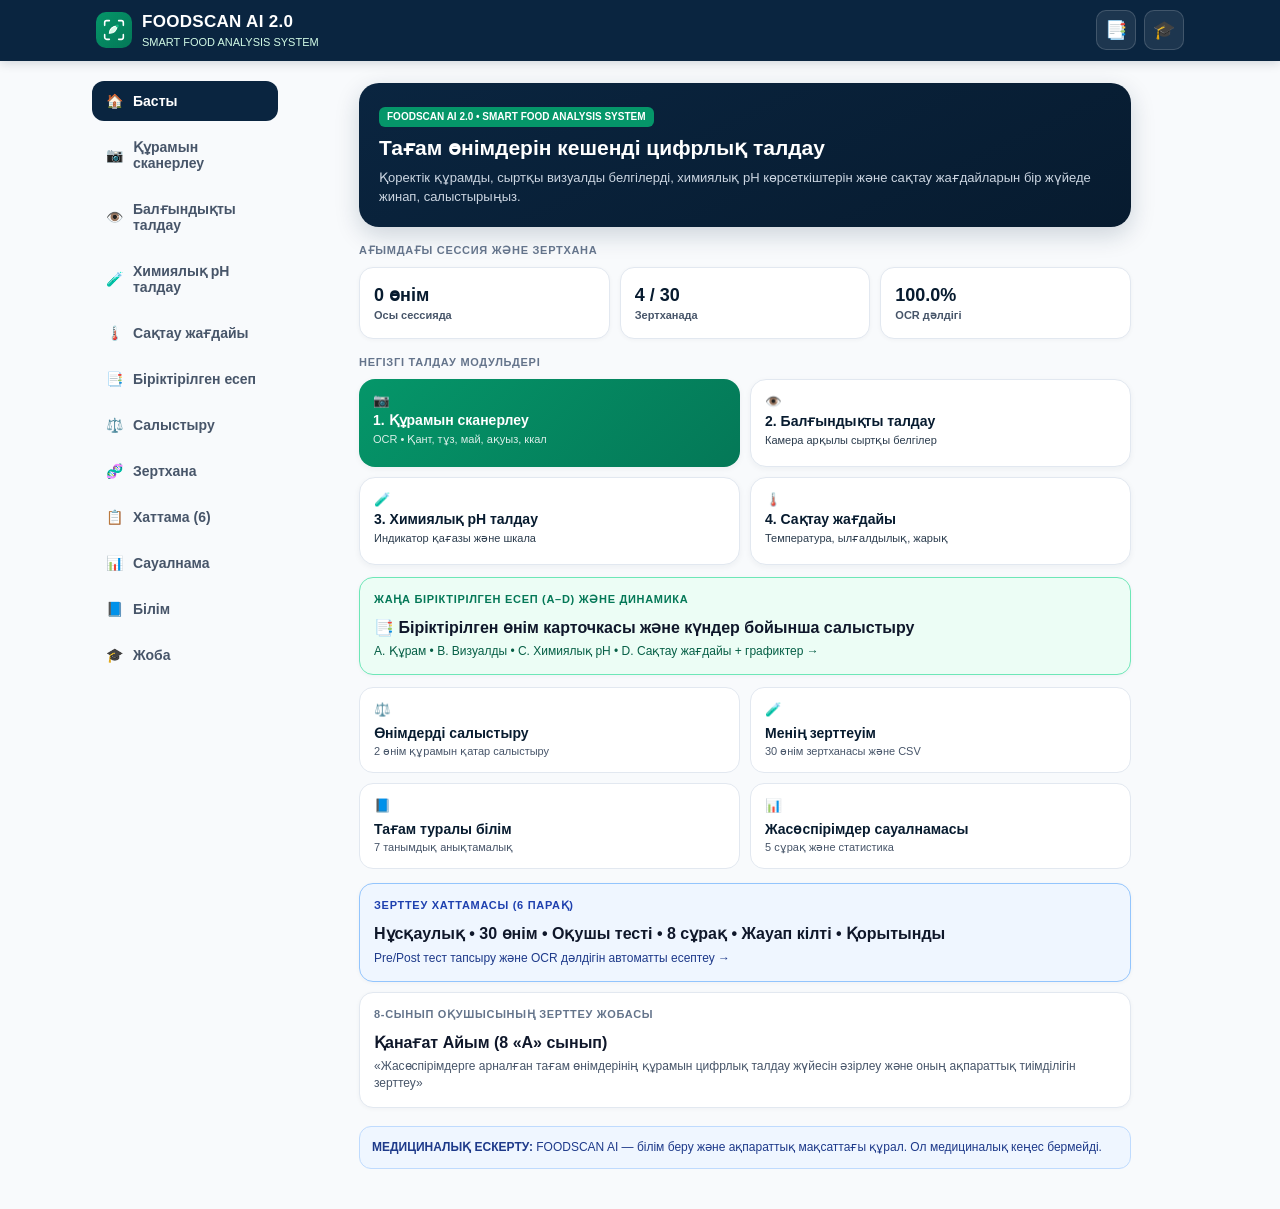
<file: pwa/index.html>
<!DOCTYPE html>
<html lang="kk">
<head>
  <meta charset="UTF-8" />
  <meta name="viewport" content="width=device-width, initial-scale=1.0, maximum-scale=5.0, viewport-fit=cover" />
  <meta name="theme-color" content="#0A2540" />
  <meta name="description" content="FOODSCAN AI — Жасөспірімдерге арналған тағам өнімдерінің құрамын цифрлық талдау жүйесі." />

  <!-- iPhone / iPad Safari PWA Meta Tags -->
  <meta name="apple-mobile-web-app-capable" content="yes" />
  <meta name="apple-mobile-web-app-status-bar-style" content="black-translucent" />
  <meta name="apple-mobile-web-app-title" content="FOODSCAN AI 2.0" />
  <meta name="format-detection" content="telephone=no" />
  <link rel="apple-touch-icon" sizes="180x180" href="icons/apple-touch-icon.png" />

  <!-- Standard PWA Manifest & Icons -->
  <link rel="manifest" href="manifest.json" />
  <link rel="icon" type="image/png" sizes="192x192" href="icons/icon-192.png" />
  <link rel="icon" type="image/png" sizes="512x512" href="icons/icon-512.png" />

  <title>FOODSCAN AI 2.0 — SMART FOOD ANALYSIS SYSTEM</title>
  <link rel="stylesheet" href="styles.css" />
</head>
<body>
  <div class="app-shell">
    <!-- Top App Bar -->
    <header class="top-bar">
      <div class="top-bar-inner">
        <div class="brand-row" onclick="navigateTo('dashboard')">
          <div class="logo-badge" aria-hidden="true">
            <svg viewBox="0 0 36 36" width="24" height="24" fill="none">
              <path d="M4 11V7a3 3 0 0 1 3-3h4M25 4h4a3 3 0 0 1 3 3v4M32 25v4a3 3 0 0 1-3 3h-4M11 32H7a3 3 0 0 1-3-3v-4" stroke="#FFFFFF" stroke-width="2.4" stroke-linecap="round"/>
              <path d="M11 23c0-6.5 4.8-11 12-11-1 6.5-5.5 11-12 11Z" fill="#D1FAE5" stroke="#FFFFFF" stroke-width="1.6"/>
              <circle cx="23" cy="12" r="2.2" fill="#10B981"/>
            </svg>
          </div>
          <div>
            <div class="brand-title">FOODSCAN AI 2.0</div>
            <div class="brand-slogan">SMART FOOD ANALYSIS SYSTEM</div>
          </div>
        </div>

        <div class="top-actions">
          <button id="install-pwa-btn" class="icon-pill-btn hidden" onclick="handleInstallClick()" title="Басты экранға орнату">
            <span>Орнату</span>
          </button>
          <button class="icon-btn" onclick="navigateTo('unified')" title="Біріктірілген есеп (A–D)" aria-label="Біріктірілген есеп">
            📑
          </button>
          <button class="icon-btn" onclick="navigateTo('about')" title="Зерттеу жобасы туралы" aria-label="Зерттеу жобасы туралы">
            🎓
          </button>
        </div>
      </div>
    </header>

    <!-- Desktop / Tablet Side Rail + Main Content -->
    <div class="layout-frame">
      <aside class="side-rail" aria-label="Негізгі мәзір">
        <button class="rail-btn active" data-screen="dashboard" onclick="navigateTo('dashboard')">🏠 <span>Басты</span></button>
        <button class="rail-btn" data-screen="scanner" onclick="navigateTo('scanner')">📷 <span>Құрамын сканерлеу</span></button>
        <button class="rail-btn" data-screen="freshness" onclick="navigateTo('freshness')">👁️ <span>Балғындықты талдау</span></button>
        <button class="rail-btn" data-screen="chemical" onclick="navigateTo('chemical')">🧪 <span>Химиялық pH талдау</span></button>
        <button class="rail-btn" data-screen="storage" onclick="navigateTo('storage')">🌡️ <span>Сақтау жағдайы</span></button>
        <button class="rail-btn" data-screen="unified" onclick="navigateTo('unified')">📑 <span>Біріктірілген есеп</span></button>
        <button class="rail-btn" data-screen="comparison" onclick="navigateTo('comparison')">⚖️ <span>Салыстыру</span></button>
        <button class="rail-btn" data-screen="research" onclick="navigateTo('research')">🧬 <span>Зертхана</span></button>
        <button class="rail-btn" data-screen="protocol" onclick="navigateTo('protocol')">📋 <span>Хаттама (6)</span></button>
        <button class="rail-btn" data-screen="survey" onclick="navigateTo('survey')">📊 <span>Сауалнама</span></button>
        <button class="rail-btn" data-screen="education" onclick="navigateTo('education')">📘 <span>Білім</span></button>
        <button class="rail-btn" data-screen="about" onclick="navigateTo('about')">🎓 <span>Жоба</span></button>
      </aside>

      <main class="main-shell" style="flex:1; width:100%;">
        <div id="offline-banner" class="offline-banner hidden" role="status" aria-live="polite">
          <span>📴 Офлайн режим — FOODSCAN AI кэштелген. Сақталған зерттеулер мен білім базасын қарау қолжетімді.</span>
        </div>
        <div id="app-content" class="main-content" role="main"></div>
      </main>
    </div>

    <!-- Mobile Bottom Navigation (iPhone Safari & Android Chrome) -->
    <nav class="bottom-nav" aria-label="Төменгі навигация">
      <button class="nav-btn active" data-screen="dashboard" onclick="navigateTo('dashboard')">
        <span class="nav-icon">🏠</span>
        <span class="nav-label">Басты</span>
      </button>
      <button class="nav-btn" data-screen="scanner" onclick="navigateTo('scanner')">
        <span class="nav-icon">📷</span>
        <span class="nav-label">Сканер</span>
      </button>
      <button class="nav-btn" data-screen="comparison" onclick="navigateTo('comparison')">
        <span class="nav-icon">⚖️</span>
        <span class="nav-label">Салыстыру</span>
      </button>
      <button class="nav-btn" data-screen="research" onclick="navigateTo('research')">
        <span class="nav-icon">🧪</span>
        <span class="nav-label">Зертхана</span>
      </button>
      <button class="nav-btn" data-screen="education" onclick="navigateTo('education')">
        <span class="nav-icon">📘</span>
        <span class="nav-label">Білім</span>
      </button>
    </nav>
  </div>

  <!-- iOS Safari Install Guide Modal -->
  <div id="ios-install-modal" class="modal hidden" role="dialog" aria-modal="true">
    <div class="modal-card">
      <h3>iPhone (Safari) басты экранына қосу</h3>
      <p>FOODSCAN AI қосымшасын iPhone-да толық экранды режимде орнату үшін:</p>
      <ol class="guide-list">
        <li>Safari браузерінің төменгі жағындағы <strong>«Бөлісу» (Share ⬆️)</strong> батырмасын басыңыз.</li>
        <li>Тізімнен <strong>«Басты экранға қосу» (Add to Home Screen)</strong> тармағын таңдаңыз.</li>
        <li>Оң жақ жоғарғы бұрыштағы <strong>«Қосу» (Add)</strong> түймесін басыңыз.</li>
      </ol>
      <button class="btn-primary full-width" onclick="closeIosModal()">Түсінікті</button>
    </div>
  </div>

  <!-- Live Camera Modal (Mobile & Desktop Browser Permission Flow) -->
  <div id="live-camera-modal" class="modal hidden" role="dialog" aria-modal="true">
    <div class="modal-card">
      <h3 style="margin-top:0;">Камерамен түсіру</h3>
      <div class="camera-viewport" style="background:#000; border-radius:12px; overflow:hidden; margin-bottom:10px; min-height:200px; display:flex; align-items:center; justify-content:center;">
        <video id="live-camera-video" playsinline autoplay muted style="width:100%; max-height:300px; object-fit:cover;"></video>
        <div id="live-camera-reticle" class="camera-reticle" aria-hidden="true"></div>
      </div>
      <div id="live-camera-error" class="warning-box hidden"></div>
      <div class="btn-grid-2">
        <button class="btn-primary" onclick="captureLiveCameraFrame()">📸 Суретке түсіру</button>
        <button class="btn-outline" onclick="closeLiveCameraModal()">Жабу</button>
      </div>
    </div>
  </div>

  <script src="modules20.js"></script>
  <script src="app.js"></script>
</body>
</html>
</file>
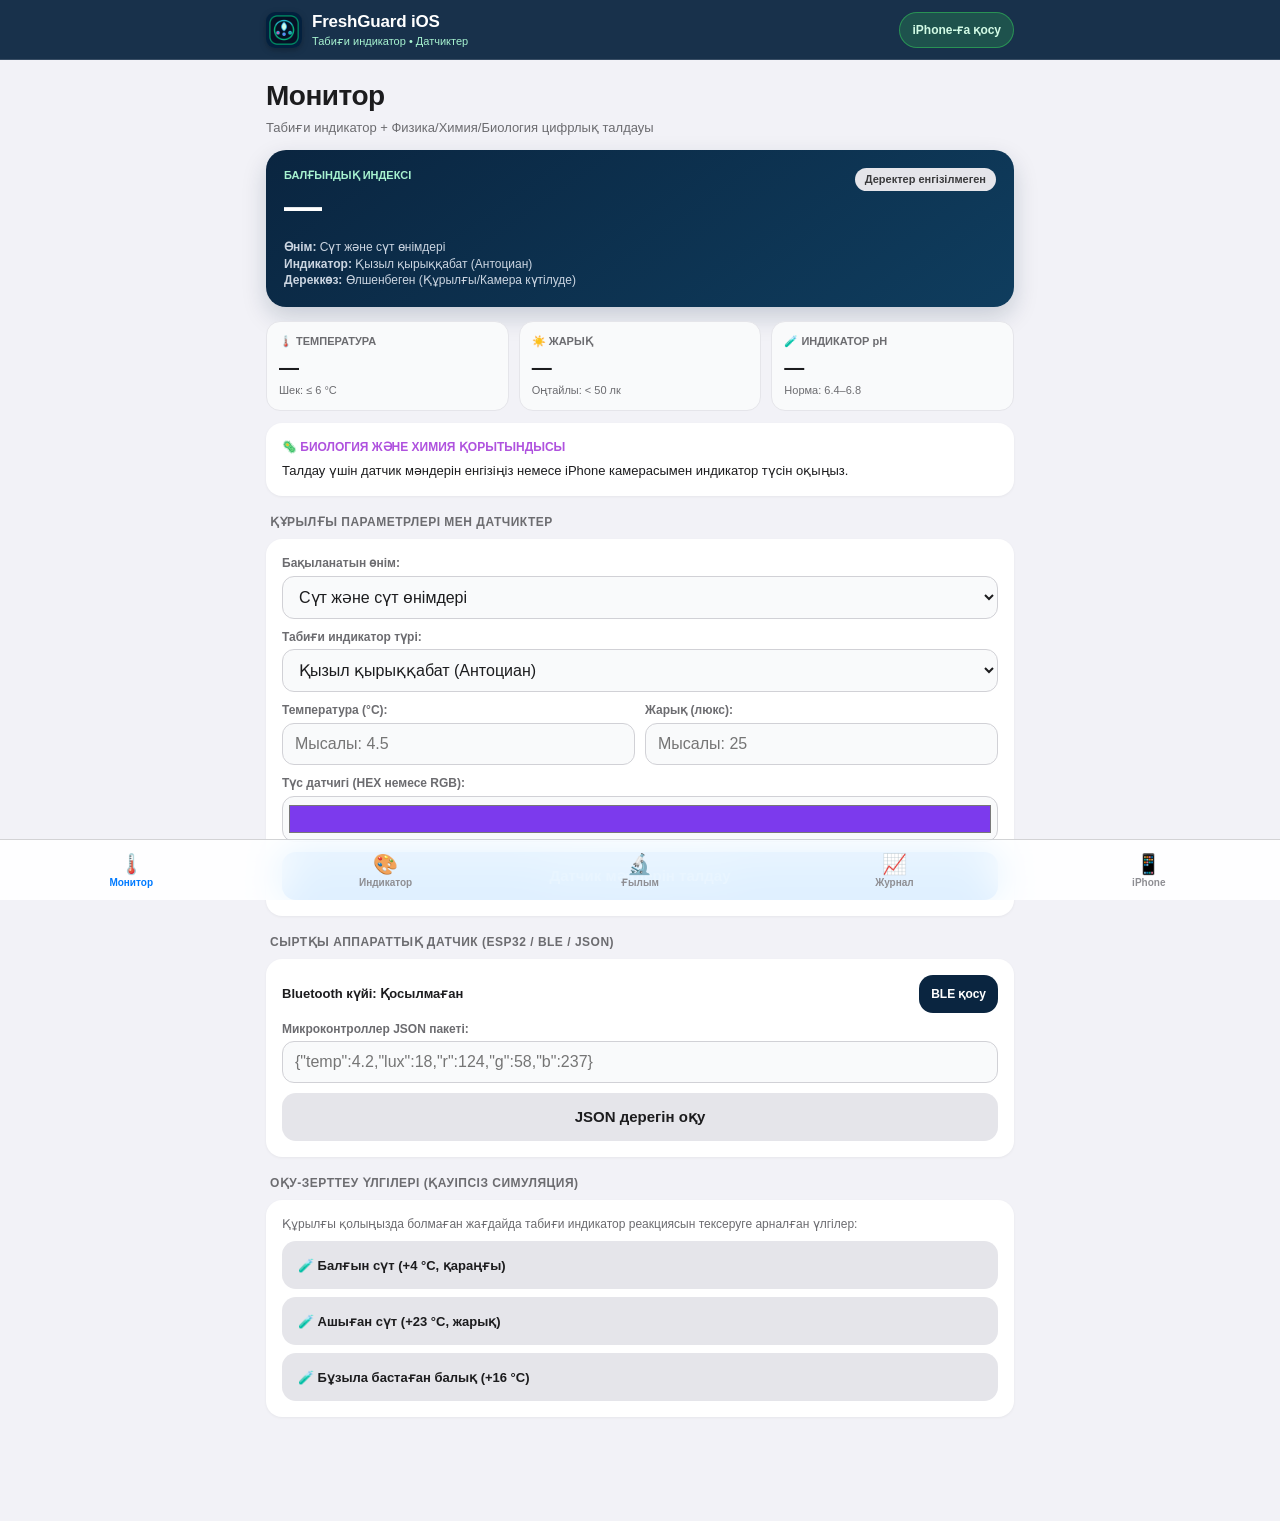
<file: pwa/freshness/index.html>
<!DOCTYPE html>
<html lang="kk">
<head>
  <meta charset="UTF-8" />
  <meta name="viewport" content="width=device-width, initial-scale=1.0, maximum-scale=5.0, viewport-fit=cover" />
  <meta name="theme-color" content="#0A2540" />
  <meta name="description" content="FreshGuard iOS — Табиғи индикатор түсінің өзгеруін цифрлық датчиктермен байланыстырып, тағам балғындығын бақылайтын iPhone қосымшасы." />

  <!-- iPhone / iPad Safari Native Web App Meta Tags -->
  <meta name="apple-mobile-web-app-capable" content="yes" />
  <meta name="apple-mobile-web-app-status-bar-style" content="black-translucent" />
  <meta name="apple-mobile-web-app-title" content="FreshGuard" />
  <meta name="format-detection" content="telephone=no" />
  <link rel="apple-touch-icon" sizes="180x180" href="icons/apple-touch-icon.png" />

  <link rel="manifest" href="manifest.json" />
  <link rel="icon" type="image/png" sizes="192x192" href="icons/icon-192.png" />
  <link rel="icon" type="image/png" sizes="512x512" href="icons/icon-512.png" />

  <title>FreshGuard iOS — Тағам балғындығын бақылау</title>
  <link rel="stylesheet" href="styles.css" />
</head>
<body>
  <div class="ios-shell">
    <!-- iOS Translucent Navigation Bar -->
    <header class="ios-navbar">
      <div class="ios-navbar-inner">
        <div class="brand-group" onclick="setTab('monitor')">
          <img src="icons/apple-touch-icon.png" alt="FreshGuard" class="ios-app-icon" />
          <div>
            <div class="ios-nav-title">FreshGuard iOS</div>
            <div class="ios-nav-subtitle">Табиғи индикатор • Датчиктер</div>
          </div>
        </div>
        <button id="ios-install-pill" class="ios-pill-btn" onclick="openInstallSheet()">
          iPhone-ға қосу
        </button>
      </div>
    </header>

    <!-- Offline Status Banner -->
    <div id="offline-banner" class="ios-offline-banner hidden" role="status">
      📴 Офлайн режим — iPhone кэші белсенді. Сақталған датчик журналы мен ғылым бөлімі қолжетімді.
    </div>

    <!-- Main Scrollable Viewport -->
    <main id="ios-content" class="ios-content" role="main"></main>

    <!-- iOS Frosted Tab Bar -->
    <nav class="ios-tabbar" aria-label="iPhone мәзірі">
      <button class="tab-item active" data-tab="monitor" onclick="setTab('monitor')">
        <span class="tab-ico">🌡️</span>
        <span class="tab-txt">Монитор</span>
      </button>
      <button class="tab-item" data-tab="indicator" onclick="setTab('indicator')">
        <span class="tab-ico">🎨</span>
        <span class="tab-txt">Индикатор</span>
      </button>
      <button class="tab-item" data-tab="science" onclick="setTab('science')">
        <span class="tab-ico">🔬</span>
        <span class="tab-txt">Ғылым</span>
      </button>
      <button class="tab-item" data-tab="history" onclick="setTab('history')">
        <span class="tab-ico">📈</span>
        <span class="tab-txt">Журнал</span>
      </button>
      <button class="tab-item" data-tab="iphone" onclick="setTab('iphone')">
        <span class="tab-ico">📱</span>
        <span class="tab-txt">iPhone</span>
      </button>
    </nav>
  </div>

  <!-- iPhone Safari Add-to-Home-Screen Sheet -->
  <div id="ios-sheet-backdrop" class="ios-sheet-backdrop hidden" onclick="closeInstallSheet()">
    <div class="ios-sheet" onclick="event.stopPropagation()">
      <div class="sheet-handle"></div>
      <h3>iPhone басты экранына орнату</h3>
      <p class="sheet-desc">Қосымшаны iPhone-да App Store-сыз жеке толық экранды iOS қосымшасы ретінде іске қосу:</p>
      <ol class="sheet-steps">
        <li>Осы бетті iPhone-дағы <strong>Safari</strong> браузерімен ашыңыз.</li>
        <li>Төменгі панельдегі <strong>«Бөлісу» (Share ⬆️)</strong> белгішесін басыңыз.</li>
        <li>Тізімнен <strong>«Басты экранға қосу» (Add to Home Screen)</strong> тармағын таңдаңыз.</li>
        <li>Жоғарғы оң бұрыштағы <strong>«Қосу» (Add)</strong> түймесін басыңыз.</li>
      </ol>
      <button class="ios-btn ios-btn-blue full-width" onclick="closeInstallSheet()">Түсінікті</button>
    </div>
  </div>

  <script src="app.js"></script>
</body>
</html>
</file>
<file: pwa/styles.css>
:root {
  --navy-primary: #0A2540;
  --navy-dark: #071B2F;
  --navy-light: #16375A;
  --green: #059669;
  --green-light: #10B981;
  --green-muted: #D1FAE5;
  --green-dark: #047857;
  --cyan: #0284C7;
  --amber: #D97706;
  --amber-bg: #FEF3C7;
  --pink: #EC4899;
  --purple: #8B5CF6;
  --bg: #F8FAFC;
  --surface: #FFFFFF;
  --border: #E2E8F0;
  --text-main: #0F172A;
  --text-sec: #475569;
  --text-muted: #94A3B8;
  --safe-top: env(safe-area-inset-top, 0px);
  --safe-bottom: env(safe-area-inset-bottom, 0px);
}

* {
  box-sizing: border-box;
  -webkit-tap-highlight-color: transparent;
}

html, body {
  margin: 0;
  padding: 0;
  background: var(--bg);
  color: var(--text-main);
  font-family: -apple-system, BlinkMacSystemFont, "SF Pro Text", "Segoe UI", Roboto, sans-serif;
  line-height: 1.45;
  overscroll-behavior-y: contain;
}

.app-shell {
  min-height: 100dvh;
  display: flex;
  flex-direction: column;
}

/* Top Bar with iOS notch safe-area support */
.top-bar {
  position: sticky;
  top: 0;
  z-index: 40;
  background: var(--navy-primary);
  color: #fff;
  padding-top: var(--safe-top);
  box-shadow: 0 2px 10px rgba(7, 27, 47, 0.16);
}

.top-bar-inner {
  max-width: 1120px;
  margin: 0 auto;
  padding: 10px 16px;
  display: flex;
  align-items: center;
  justify-content: space-between;
  gap: 12px;
}

.brand-row {
  display: flex;
  align-items: center;
  gap: 10px;
  cursor: pointer;
}

.logo-badge {
  width: 36px;
  height: 36px;
  border-radius: 10px;
  background: linear-gradient(135deg, var(--green), var(--green-dark));
  display: grid;
  place-items: center;
  flex-shrink: 0;
}

.brand-title {
  font-size: 17px;
  font-weight: 800;
  letter-spacing: 0.3px;
}

.brand-slogan {
  font-size: 11px;
  color: var(--green-muted);
}

.top-actions {
  display: flex;
  align-items: center;
  gap: 8px;
}

.icon-btn {
  width: 40px;
  height: 40px;
  border-radius: 10px;
  border: 1px solid rgba(255, 255, 255, 0.16);
  background: rgba(255, 255, 255, 0.08);
  color: #fff;
  font-size: 18px;
  cursor: pointer;
}

.icon-pill-btn {
  padding: 8px 12px;
  border-radius: 999px;
  border: none;
  background: var(--green);
  color: #fff;
  font-weight: 700;
  font-size: 12px;
  cursor: pointer;
}

/* Layout Frame: Mobile-first single column, iPad & Desktop side-rail */
.layout-frame {
  flex: 1;
  width: 100%;
  max-width: 1120px;
  margin: 0 auto;
  display: flex;
}

.side-rail {
  display: none;
}

.main-content {
  flex: 1;
  padding: 16px 16px calc(86px + var(--safe-bottom));
  max-width: 820px;
  width: 100%;
  margin: 0 auto;
}

/* Mobile Bottom Nav with iOS Home Indicator safe-area */
.bottom-nav {
  position: fixed;
  bottom: 0;
  left: 0;
  right: 0;
  z-index: 40;
  background: var(--navy-primary);
  display: grid;
  grid-template-columns: repeat(5, 1fr);
  padding: 6px 4px calc(6px + var(--safe-bottom));
  border-top: 1px solid rgba(255, 255, 255, 0.1);
}

.nav-btn {
  border: none;
  background: transparent;
  color: #94A3B8;
  display: flex;
  flex-direction: column;
  align-items: center;
  gap: 2px;
  padding: 6px 2px;
  min-height: 48px;
  cursor: pointer;
  border-radius: 10px;
}

.nav-btn.active {
  color: #fff;
}

.nav-btn.active .nav-icon {
  background: var(--green);
  color: #fff;
  border-radius: 999px;
  padding: 2px 12px;
}

.nav-icon {
  font-size: 18px;
  line-height: 1.2;
}

.nav-label {
  font-size: 11px;
  font-weight: 600;
}

/* Tablet (iPad) & Desktop Breakpoint */
@media (min-width: 768px) {
  .bottom-nav {
    display: none;
  }

  .side-rail {
    display: flex;
    flex-direction: column;
    gap: 6px;
    width: 210px;
    padding: 20px 12px;
    flex-shrink: 0;
  }

  .rail-btn {
    display: flex;
    align-items: center;
    gap: 10px;
    padding: 12px 14px;
    border: none;
    border-radius: 12px;
    background: transparent;
    color: var(--text-sec);
    font-size: 14px;
    font-weight: 600;
    cursor: pointer;
    text-align: left;
  }

  .rail-btn.active {
    background: var(--navy-primary);
    color: #fff;
  }

  .main-content {
    padding: 22px 24px 40px;
  }
}

/* Reusable Scientific Cards & Buttons */
.hero-card {
  background: linear-gradient(155deg, var(--navy-primary), var(--navy-dark));
  color: #fff;
  border-radius: 20px;
  padding: 20px;
  box-shadow: 0 8px 24px rgba(10, 37, 64, 0.18);
  margin-bottom: 16px;
}

.hero-tag {
  display: inline-block;
  background: var(--green);
  color: #fff;
  font-size: 10px;
  font-weight: 800;
  padding: 3px 8px;
  border-radius: 6px;
  margin-bottom: 8px;
}

.hero-card h1 {
  margin: 0 0 8px;
  font-size: 21px;
  line-height: 1.25;
}

.hero-card p {
  margin: 0;
  font-size: 13px;
  color: #CBD5E1;
}

.section-kicker {
  font-size: 11px;
  font-weight: 800;
  letter-spacing: 0.7px;
  color: #64748B;
  text-transform: uppercase;
  margin: 14px 0 8px;
}

.stats-grid {
  display: grid;
  grid-template-columns: repeat(3, 1fr);
  gap: 10px;
  margin-bottom: 16px;
}

.stat-card, .card {
  background: var(--surface);
  border: 1px solid var(--border);
  border-radius: 14px;
  padding: 14px;
  box-shadow: 0 1px 4px rgba(15, 23, 42, 0.04);
}

.stat-val {
  font-size: 18px;
  font-weight: 800;
  color: var(--navy-dark);
}

.stat-title {
  font-size: 11px;
  color: var(--text-sec);
  font-weight: 600;
}

.btn-primary {
  display: inline-flex;
  align-items: center;
  justify-content: center;
  gap: 8px;
  min-height: 48px;
  padding: 12px 18px;
  border: none;
  border-radius: 14px;
  background: var(--green);
  color: #fff;
  font-size: 15px;
  font-weight: 700;
  cursor: pointer;
}

.btn-navy {
  background: var(--navy-primary);
}

.btn-outline {
  display: inline-flex;
  align-items: center;
  justify-content: center;
  gap: 6px;
  min-height: 46px;
  padding: 10px 14px;
  border: 1px solid #CBD5E1;
  border-radius: 12px;
  background: #fff;
  color: var(--navy-dark);
  font-size: 13px;
  font-weight: 600;
  cursor: pointer;
}

.full-width {
  width: 100%;
}

.tiles-grid {
  display: grid;
  grid-template-columns: repeat(2, 1fr);
  gap: 10px;
  margin-top: 12px;
}

.tile-card {
  background: #fff;
  border: 1px solid var(--border);
  border-radius: 14px;
  padding: 14px;
  cursor: pointer;
  text-align: left;
}

.tile-card h3 {
  margin: 8px 0 4px;
  font-size: 14px;
  color: var(--navy-dark);
}

.tile-card p {
  margin: 0;
  font-size: 11px;
  color: var(--text-sec);
}

.disclaimer-card {
  margin-top: 18px;
  background: #EFF6FF;
  border: 1px solid #BFDBFE;
  border-radius: 12px;
  padding: 12px;
  font-size: 12px;
  color: #1E3A8A;
}

.preview-box {
  width: 100%;
  min-height: 160px;
  border: 1.5px dashed #CBD5E1;
  border-radius: 12px;
  background: #F8FAFC;
  display: flex;
  flex-direction: column;
  align-items: center;
  justify-content: center;
  overflow: hidden;
  position: relative;
  margin-bottom: 12px;
  text-align: center;
  padding: 12px;
}

.preview-box img {
  max-width: 100%;
  max-height: 240px;
  object-fit: contain;
  border-radius: 8px;
}

.chips-row {
  display: flex;
  gap: 8px;
  overflow-x: auto;
  padding-bottom: 6px;
}

.chip {
  white-space: nowrap;
  padding: 8px 12px;
  border-radius: 10px;
  border: 1px solid var(--border);
  background: #fff;
  font-size: 12px;
  font-weight: 600;
  cursor: pointer;
}

.chip.selected {
  background: var(--green);
  color: #fff;
  border-color: var(--green);
}

.nutrient-card {
  background: #fff;
  border: 1px solid var(--border);
  border-radius: 14px;
  padding: 14px;
  margin-bottom: 10px;
}

.nutrient-head {
  display: flex;
  justify-content: space-between;
  align-items: center;
  margin-bottom: 6px;
}

.nutrient-val {
  font-size: 20px;
  font-weight: 800;
  color: var(--navy-dark);
}

.warning-box {
  background: var(--amber-bg);
  border: 1px solid #FCD34D;
  color: #92400E;
  border-radius: 10px;
  padding: 10px 12px;
  font-size: 12px;
  margin-bottom: 12px;
}

.bar-row {
  display: flex;
  align-items: center;
  gap: 8px;
  margin: 6px 0;
  font-size: 12px;
}

.bar-track {
  flex: 1;
  height: 12px;
  border-radius: 6px;
  background: #E2E8F0;
  overflow: hidden;
}

.bar-fill {
  height: 100%;
  border-radius: 6px;
}

.comp-table {
  width: 100%;
  border-collapse: collapse;
  font-size: 13px;
}

.comp-table th, .comp-table td {
  padding: 10px 8px;
  border-bottom: 1px solid #F1F5F9;
  text-align: center;
}

.comp-table th:first-child, .comp-table td:first-child {
  text-align: left;
  font-weight: 600;
}

input, textarea, select {
  width: 100%;
  padding: 10px 12px;
  border: 1px solid #CBD5E1;
  border-radius: 10px;
  font-size: 16px; /* Prevents iOS Safari auto-zoom on focus! */
  font-family: inherit;
  margin-top: 4px;
}

.modal {
  position: fixed;
  inset: 0;
  background: rgba(15, 23, 42, 0.6);
  display: grid;
  place-items: center;
  padding: 16px;
  z-index: 100;
}

.modal-card {
  background: #fff;
  border-radius: 18px;
  padding: 20px;
  max-width: 440px;
  width: 100%;
  max-height: 85dvh;
  overflow-y: auto;
}

.hidden {
  display: none !important;
}

.guide-list {
  padding-left: 18px;
  font-size: 13px;
  color: var(--text-sec);
}

.offline-banner {
  max-width: 820px;
  margin: 12px auto 0;
  padding: 10px 14px;
  border-radius: 12px;
  background: #FEF3C7;
  border: 1px solid #F59E0B;
  color: #92400E;
  font-size: 12px;
  font-weight: 700;
  display: flex;
  align-items: center;
  gap: 8px;
}

.cache-status-pill {
  display: inline-flex;
  align-items: center;
  gap: 6px;
  margin-top: 8px;
  padding: 5px 10px;
  border-radius: 999px;
  background: rgba(16, 185, 129, 0.16);
  color: #D1FAE5;
  font-size: 11px;
  font-weight: 600;
}

.protocol-tabs {
  display: flex;
  gap: 6px;
  overflow-x: auto;
  padding-bottom: 8px;
  margin-bottom: 12px;
}

.protocol-tab {
  white-space: nowrap;
  padding: 9px 12px;
  min-height: 44px;
  border-radius: 10px;
  border: 1px solid var(--border);
  background: #fff;
  color: var(--text-sec);
  font-size: 12px;
  font-weight: 600;
  cursor: pointer;
}

.protocol-tab.active {
  background: var(--navy-primary);
  color: #fff;
  border-color: var(--navy-primary);
}

.btn-grid-2 {
  display: grid;
  grid-template-columns: repeat(2, 1fr);
  gap: 8px;
}

.field-sm {
  display: block;
  margin-top: 8px;
  font-size: 12px;
  font-weight: 700;
  color: var(--text-main);
}

.status-pill {
  display: inline-block;
  padding: 5px 10px;
  border-radius: 999px;
  font-size: 11px;
  font-weight: 700;
}

.source-pill {
  display: inline-block;
  padding: 3px 8px;
  border-radius: 6px;
  font-size: 10px;
  font-weight: 700;
  background: #E0F2FE;
  color: #0369A1;
}

.report-section {
  margin-bottom: 10px;
}

.report-head {
  display: flex;
  justify-content: space-between;
  align-items: center;
  gap: 8px;
  flex-wrap: wrap;
  margin-bottom: 8px;
}

.photo-compare-grid {
  display: grid;
  grid-template-columns: repeat(auto-fill, minmax(140px, 1fr));
  gap: 10px;
}

.photo-compare-item {
  border: 1px solid var(--border);
  border-radius: 10px;
  padding: 8px;
  background: #F8FAFC;
}

.photo-compare-item img {
  width: 100%;
  height: 110px;
  object-fit: cover;
  border-radius: 8px;
}

.menu-4-grid {
  display: grid;
  grid-template-columns: repeat(2, 1fr);
  gap: 10px;
  margin-bottom: 12px;
}

.menu-4-btn {
  display: flex;
  flex-direction: column;
  align-items: flex-start;
  gap: 4px;
  padding: 14px;
  border-radius: 16px;
  border: 1px solid var(--border);
  background: #FFFFFF;
  color: var(--navy-dark);
  text-align: left;
  cursor: pointer;
  min-height: 88px;
  box-shadow: 0 2px 6px rgba(10, 37, 64, 0.05);
}

.menu-4-btn.primary {
  background: linear-gradient(135deg, var(--green), var(--green-dark));
  color: #FFFFFF;
  border: none;
}

.menu-4-btn strong {
  font-size: 14px;
  line-height: 1.25;
}

.menu-4-btn span {
  font-size: 11px;
  opacity: 0.85;
}

.print-only-header {
  display: none;
}

@media print {
  @page {
    size: A4 portrait;
    margin: 12mm;
  }

  body, .app-shell, .main-content {
    background: #FFFFFF !important;
    color: #0F172A !important;
    padding: 0 !important;
    margin: 0 !important;
    max-width: 100% !important;
    -webkit-print-color-adjust: exact;
    print-color-adjust: exact;
  }

  .top-bar, .side-rail, .bottom-nav, .offline-banner, .no-print, .modal {
    display: none !important;
  }

  .print-only-header {
    display: block !important;
    background: #F1F5F9 !important;
    border-left: 6px solid #059669 !important;
    border-radius: 10px;
    padding: 12px 14px;
    margin-bottom: 14px;
  }

  .print-kicker {
    font-size: 10px;
    font-weight: 800;
    color: #059669;
    letter-spacing: 0.8px;
  }

  .card {
    box-shadow: none !important;
    border: 1px solid #CBD5E1 !important;
    break-inside: avoid;
    page-break-inside: avoid;
  }
}

/* Camera Reticle & Processing Pulse Animation */
.camera-viewport {
  position: relative;
}

.camera-reticle {
  position: absolute;
  top: 50%;
  left: 50%;
  width: 78px;
  height: 78px;
  transform: translate(-50%, -50%);
  border: 3px solid rgba(16, 185, 129, 0.9);
  border-radius: 50%;
  box-shadow: 0 0 0 2px rgba(255, 255, 255, 0.55) inset, 0 0 12px rgba(10, 37, 64, 0.28);
  pointer-events: none;
  z-index: 4;
  transition: border-color 0.2s ease;
}

.camera-reticle::before {
  content: "";
  position: absolute;
  top: 50%;
  left: 50%;
  width: 10px;
  height: 10px;
  transform: translate(-50%, -50%);
  border-radius: 50%;
  background: rgba(16, 185, 129, 0.85);
}

.camera-reticle::after {
  content: "";
  position: absolute;
  inset: -10px;
  border-radius: 50%;
  border: 2px solid rgba(2, 132, 199, 0.8);
  opacity: 0;
  pointer-events: none;
}

.camera-reticle.is-processing {
  border-color: var(--cyan);
  animation: mainReticlePulse 1.05s cubic-bezier(0.4, 0, 0.2, 1) infinite;
}

.camera-reticle.is-processing::before {
  background: var(--cyan);
}

.camera-reticle.is-processing::after {
  animation: mainReticleRipple 1.05s cubic-bezier(0.2, 0.8, 0.2, 1) infinite;
}

@keyframes mainReticlePulse {
  0%, 100% {
    transform: translate(-50%, -50%) scale(1);
    box-shadow: 0 0 0 2px rgba(255, 255, 255, 0.65) inset, 0 0 0 0 rgba(2, 132, 199, 0.65);
  }
  50% {
    transform: translate(-50%, -50%) scale(1.16);
    box-shadow: 0 0 0 2px rgba(255, 255, 255, 0.85) inset, 0 0 20px 6px rgba(2, 132, 199, 0.4);
  }
}

@keyframes mainReticleRipple {
  0% {
    transform: scale(0.92);
    opacity: 0.85;
  }
  100% {
    transform: scale(1.52);
    opacity: 0;
  }
}

@media (prefers-reduced-motion: reduce) {
  .camera-reticle.is-processing {
    animation: none;
    opacity: 0.78;
  }
  .camera-reticle.is-processing::after {
    animation: none;
    opacity: 0;
  }
}
</file>
<file: pwa/freshness/styles.css>
:root {
  --ios-bg: #F2F2F7;
  --ios-card: #FFFFFF;
  --ios-navy: #0A2540;
  --ios-blue: #007AFF;
  --ios-green: #34C759;
  --ios-emerald: #059669;
  --ios-orange: #FF9500;
  --ios-red: #FF3B30;
  --ios-purple: #AF52DE;
  --ios-teal: #0EA5E9;
  --ios-text: #1C1C1E;
  --ios-sub: #6C6C70;
  --ios-sep: #E5E5EA;
  --safe-top: env(safe-area-inset-top, 0px);
  --safe-bottom: env(safe-area-inset-bottom, 0px);
}

* {
  box-sizing: border-box;
  -webkit-tap-highlight-color: transparent;
}

html, body {
  margin: 0;
  padding: 0;
  background: var(--ios-bg);
  color: var(--ios-text);
  font-family: -apple-system, BlinkMacSystemFont, "SF Pro Text", "SF Pro Display", "Helvetica Neue", sans-serif;
  line-height: 1.4;
  -webkit-font-smoothing: antialiased;
}

.ios-shell {
  min-height: 100dvh;
  display: flex;
  flex-direction: column;
}

.ios-navbar {
  position: sticky;
  top: 0;
  z-index: 40;
  background: rgba(10, 37, 64, 0.94);
  -webkit-backdrop-filter: blur(18px);
  backdrop-filter: blur(18px);
  color: #fff;
  padding-top: var(--safe-top);
  border-bottom: 0.5px solid rgba(255, 255, 255, 0.14);
}

.ios-navbar-inner {
  max-width: 780px;
  margin: 0 auto;
  padding: 10px 16px;
  display: flex;
  align-items: center;
  justify-content: space-between;
  gap: 10px;
}

.brand-group {
  display: flex;
  align-items: center;
  gap: 10px;
  cursor: pointer;
}

.ios-app-icon {
  width: 36px;
  height: 36px;
  border-radius: 9px;
  box-shadow: 0 2px 6px rgba(0, 0, 0, 0.28);
}

.ios-nav-title {
  font-size: 17px;
  font-weight: 700;
  letter-spacing: -0.2px;
}

.ios-nav-subtitle {
  font-size: 11px;
  color: #A7F3D0;
}

.ios-pill-btn {
  border: none;
  border-radius: 999px;
  padding: 8px 12px;
  min-height: 36px;
  background: rgba(52, 199, 89, 0.22);
  border: 1px solid rgba(52, 199, 89, 0.55);
  color: #D1FAE5;
  font-size: 12px;
  font-weight: 600;
  cursor: pointer;
}

.ios-offline-banner {
  max-width: 780px;
  width: calc(100% - 32px);
  margin: 10px auto 0;
  padding: 10px 14px;
  border-radius: 12px;
  background: #FFFBEB;
  border: 1px solid #F59E0B;
  color: #92400E;
  font-size: 12px;
  font-weight: 600;
}

.ios-content {
  flex: 1;
  width: 100%;
  max-width: 780px;
  margin: 0 auto;
  padding: 16px 16px calc(92px + var(--safe-bottom));
}

/* iOS Frosted Tab Bar */
.ios-tabbar {
  position: fixed;
  left: 0;
  right: 0;
  bottom: 0;
  z-index: 45;
  background: rgba(255, 255, 255, 0.88);
  -webkit-backdrop-filter: saturate(180%) blur(20px);
  backdrop-filter: saturate(180%) blur(20px);
  border-top: 0.5px solid rgba(60, 60, 67, 0.22);
  display: grid;
  grid-template-columns: repeat(5, 1fr);
  padding: 6px 4px calc(6px + var(--safe-bottom));
}

.tab-item {
  border: none;
  background: transparent;
  display: flex;
  flex-direction: column;
  align-items: center;
  justify-content: center;
  min-height: 48px;
  gap: 2px;
  color: #8E8E93;
  cursor: pointer;
}

.tab-item.active {
  color: var(--ios-blue);
}

.tab-ico {
  font-size: 20px;
  line-height: 1.1;
}

.tab-txt {
  font-size: 10px;
  font-weight: 600;
}

/* iOS Cards & Typography */
.large-title {
  font-size: 28px;
  font-weight: 800;
  letter-spacing: -0.5px;
  margin: 0 0 4px;
}

.section-label {
  font-size: 12px;
  font-weight: 700;
  text-transform: uppercase;
  letter-spacing: 0.5px;
  color: var(--ios-sub);
  margin: 18px 4px 8px;
}

.ios-card {
  background: var(--ios-card);
  border-radius: 16px;
  padding: 16px;
  box-shadow: 0 1px 3px rgba(0, 0, 0, 0.05);
  margin-bottom: 12px;
}

.hero-gradient {
  background: linear-gradient(145deg, #0A2540, #0F3D5E);
  color: #fff;
  border-radius: 20px;
  padding: 18px;
  margin-bottom: 14px;
  box-shadow: 0 10px 24px rgba(10, 37, 64, 0.18);
}

.badge {
  display: inline-flex;
  align-items: center;
  gap: 5px;
  padding: 4px 10px;
  border-radius: 999px;
  font-size: 11px;
  font-weight: 700;
}

.badge-fresh { background: rgba(52, 199, 89, 0.16); color: #15803D; }
.badge-warn { background: rgba(255, 149, 0, 0.18); color: #B45309; }
.badge-danger { background: rgba(255, 59, 48, 0.16); color: #B91C1C; }
.badge-neutral { background: #E5E5EA; color: #3A3A3C; }

.sim-banner {
  background: #FFFBEB;
  border: 1.5px solid #F59E0B;
  border-radius: 14px;
  padding: 12px;
  margin-bottom: 12px;
  color: #92400E;
  font-size: 12px;
  font-weight: 600;
}

.grid-3 {
  display: grid;
  grid-template-columns: repeat(3, 1fr);
  gap: 10px;
}

.grid-2 {
  display: grid;
  grid-template-columns: repeat(2, 1fr);
  gap: 10px;
}

.metric-box {
  background: #F9FAFB;
  border: 1px solid var(--ios-sep);
  border-radius: 14px;
  padding: 12px;
}

.metric-title {
  font-size: 11px;
  font-weight: 600;
  color: var(--ios-sub);
}

.metric-val {
  font-size: 20px;
  font-weight: 800;
  margin-top: 3px;
  color: var(--ios-text);
}

.metric-sub {
  font-size: 11px;
  color: var(--ios-sub);
  margin-top: 2px;
}

.ios-btn {
  display: inline-flex;
  align-items: center;
  justify-content: center;
  gap: 8px;
  min-height: 48px;
  padding: 12px 16px;
  border-radius: 14px;
  border: none;
  font-size: 15px;
  font-weight: 600;
  cursor: pointer;
}

.ios-btn-blue { background: var(--ios-blue); color: #fff; }
.ios-btn-green { background: var(--ios-emerald); color: #fff; }
.ios-btn-navy { background: var(--ios-navy); color: #fff; }
.ios-btn-gray { background: #E5E5EA; color: var(--ios-text); }
.full-width { width: 100%; }

input, select, textarea {
  width: 100%;
  padding: 11px 12px;
  border-radius: 12px;
  border: 1px solid #D1D1D6;
  background: #F9FAFB;
  font-size: 16px; /* Prevents iOS Safari zoom on input focus */
  font-family: inherit;
  color: var(--ios-text);
  margin-top: 4px;
}

label.field-label {
  display: block;
  font-size: 12px;
  font-weight: 600;
  color: var(--ios-sub);
  margin-bottom: 10px;
}

/* Camera & Color Swatch */
.camera-frame {
  position: relative;
  width: 100%;
  min-height: 220px;
  border-radius: 16px;
  background: #0F172A;
  overflow: hidden;
  display: flex;
  align-items: center;
  justify-content: center;
  margin-bottom: 12px;
}

.camera-frame video,
.camera-frame img {
  width: 100%;
  max-height: 300px;
  object-fit: cover;
  display: block;
}

.reticle {
  position: absolute;
  width: 68px;
  height: 68px;
  border: 3px solid #34C759;
  border-radius: 50%;
  box-shadow: 0 0 0 2000px rgba(0, 0, 0, 0.25);
  pointer-events: none;
  transition: border-color 0.2s ease, transform 0.2s ease;
}

.reticle::after {
  content: "";
  position: absolute;
  inset: -8px;
  border-radius: 50%;
  border: 2px solid rgba(52, 199, 89, 0.8);
  opacity: 0;
  pointer-events: none;
}

.reticle.is-processing {
  border-color: #0EA5E9;
  animation: reticlePulse 1.05s cubic-bezier(0.4, 0, 0.2, 1) infinite;
}

.reticle.is-processing::after {
  border-color: rgba(14, 165, 233, 0.75);
  animation: reticleRipple 1.05s cubic-bezier(0.2, 0.8, 0.2, 1) infinite;
}

@keyframes reticlePulse {
  0%, 100% {
    transform: scale(1);
    box-shadow: 0 0 0 2000px rgba(0, 0, 0, 0.28), 0 0 0 0 rgba(14, 165, 233, 0.7);
  }
  50% {
    transform: scale(1.14);
    box-shadow: 0 0 0 2000px rgba(0, 0, 0, 0.42), 0 0 18px 4px rgba(14, 165, 233, 0.45);
  }
}

@keyframes reticleRipple {
  0% {
    transform: scale(0.95);
    opacity: 0.85;
  }
  100% {
    transform: scale(1.48);
    opacity: 0;
  }
}

@media (prefers-reduced-motion: reduce) {
  .reticle.is-processing {
    animation: none;
    opacity: 0.75;
  }
  .reticle.is-processing::after {
    animation: none;
    opacity: 0;
  }
}

.color-swatch {
  width: 54px;
  height: 54px;
  border-radius: 14px;
  border: 2px solid rgba(0, 0, 0, 0.12);
  flex-shrink: 0;
}

.ph-bar {
  height: 14px;
  border-radius: 7px;
  background: linear-gradient(90deg, #EF4444 0%, #EC4899 18%, #A855F7 36%, #6366F1 50%, #0EA5E9 64%, #10B981 80%, #EAB308 100%);
  position: relative;
  margin: 10px 0 6px;
}

.ph-marker {
  position: absolute;
  top: -4px;
  width: 6px;
  height: 22px;
  background: #1C1C1E;
  border: 2px solid #fff;
  border-radius: 3px;
  transform: translateX(-50%);
}

/* iOS Bottom Sheet */
.ios-sheet-backdrop {
  position: fixed;
  inset: 0;
  z-index: 90;
  background: rgba(0, 0, 0, 0.42);
  display: flex;
  align-items: flex-end;
  justify-content: center;
}

.ios-sheet {
  width: 100%;
  max-width: 560px;
  background: #fff;
  border-radius: 24px 24px 0 0;
  padding: 12px 20px calc(24px + var(--safe-bottom));
}

.sheet-handle {
  width: 40px;
  height: 5px;
  border-radius: 3px;
  background: #D1D1D6;
  margin: 0 auto 14px;
}

.sheet-desc {
  font-size: 13px;
  color: var(--ios-sub);
}

.sheet-steps {
  padding-left: 20px;
  font-size: 13px;
  color: var(--ios-text);
  line-height: 1.6;
}

.hidden {
  display: none !important;
}
</file>
